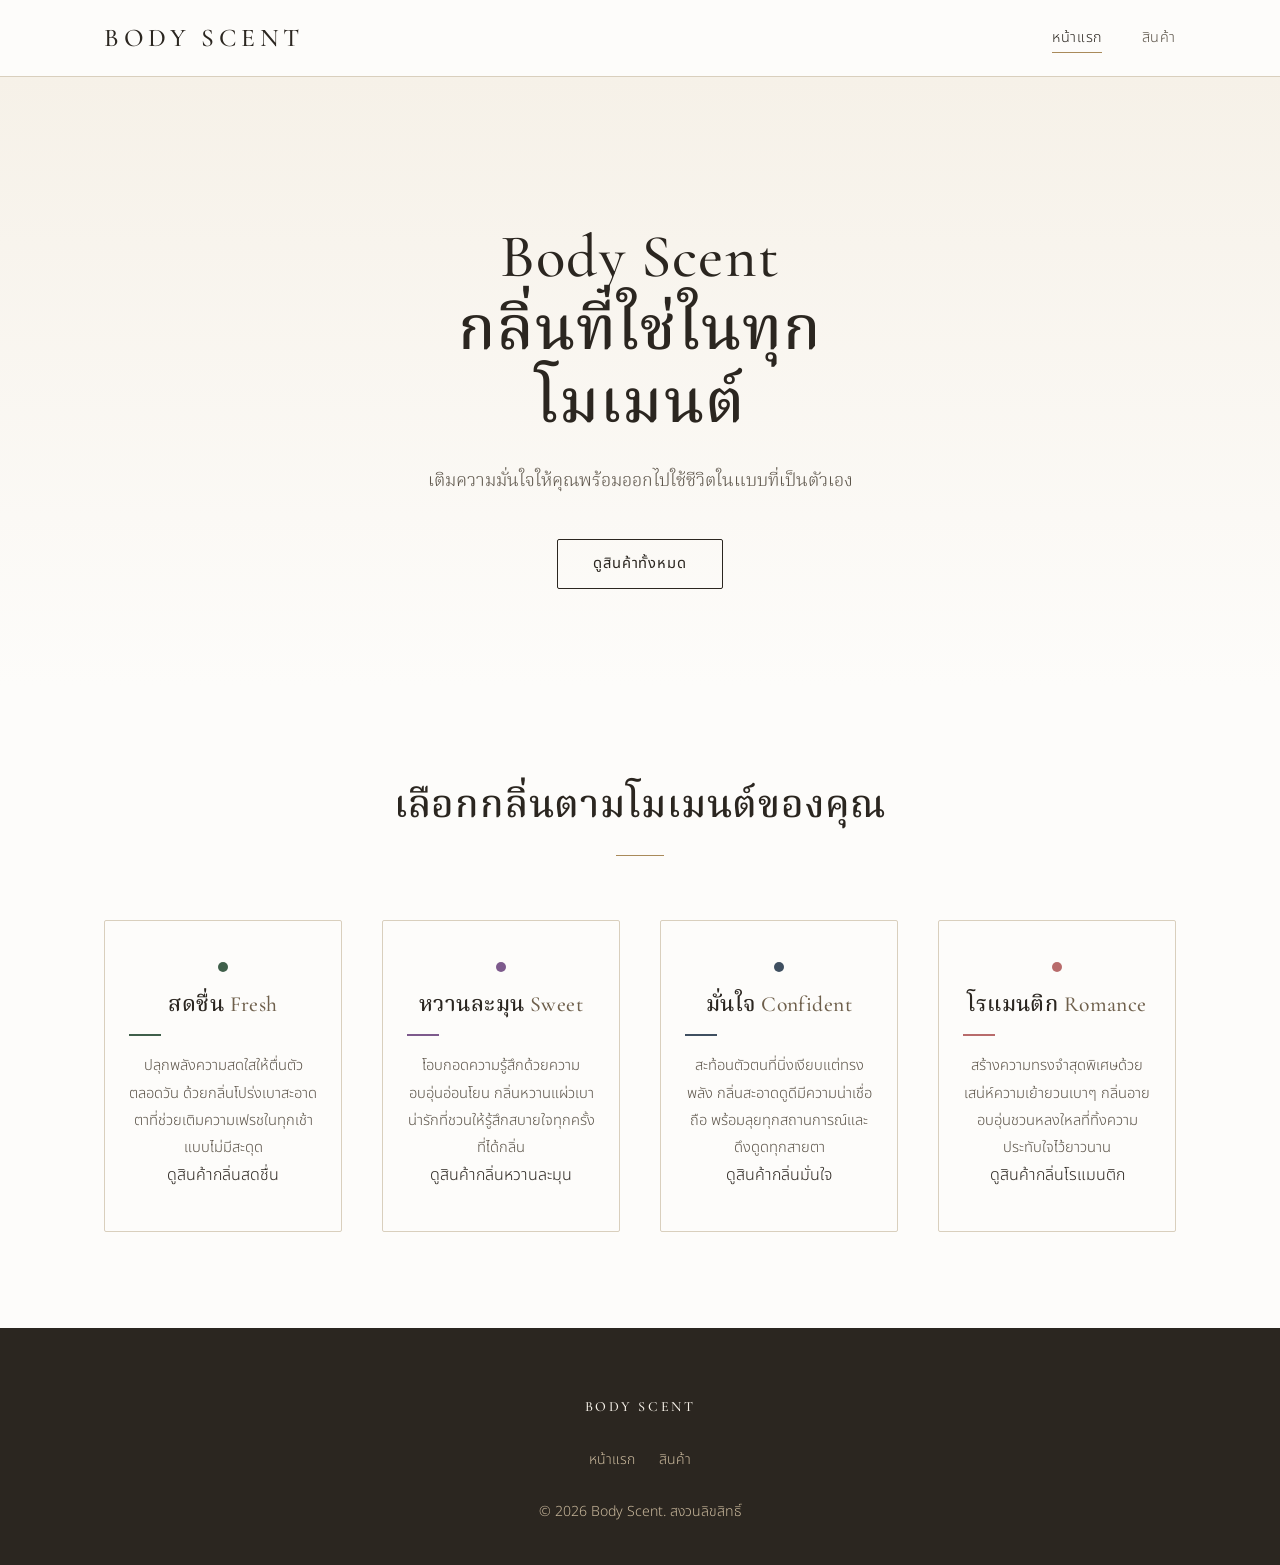
<file: index.html>
<!DOCTYPE html>
<html lang="th">
<head>
  <meta charset="UTF-8">
  <meta name="viewport" content="width=device-width, initial-scale=1">
  <title>Body Scent | กลิ่นที่ใช่ในทุกโมเมนต์</title>
  <meta name="description" content="Body Scent น้ำหอมฉีดตัวและโรลออน กลิ่นที่ใช่ในทุกโมเมนต์ เติมความมั่นใจให้คุณพร้อมออกไปใช้ชีวิตในแบบที่เป็นตัวเอง">
  <link rel="stylesheet" href="style.css">
</head>
<body>

  <header class="site-header">
    <div class="container">
      <a class="logo" href="index.html">BODY SCENT</a>
      <nav aria-label="เมนูหลัก">
        <ul class="nav">
          <li><a href="index.html" aria-current="page">หน้าแรก</a></li>
          <li><a href="product.html">สินค้า</a></li>
        </ul>
      </nav>
    </div>
  </header>

  <main>

    <!-- Hero -->
    <section class="hero hero-full">
      <div class="container">
        <h1>Body Scent กลิ่นที่ใช่ในทุกโมเมนต์</h1>
        <p class="lead">เติมความมั่นใจให้คุณพร้อมออกไปใช้ชีวิตในแบบที่เป็นตัวเอง</p>
        <div class="hero-actions">
          <a class="btn" href="product.html">ดูสินค้าทั้งหมด</a>
        </div>
      </div>
    </section>

    <!-- Mood -->
    <section class="section" id="moods">
      <div class="container">
        <div class="section-header">
          <h2>เลือกกลิ่นตามโมเมนต์ของคุณ</h2>
          <span class="divider"></span>
        </div>

        <div class="mood-grid">

          <a class="mood-card" data-mood="fresh" href="product.html?mood=fresh">
            <span class="mood-dot" aria-hidden="true"></span>
            <h3>สดชื่น <span class="text-muted">Fresh</span></h3>
            <span class="mood-line" aria-hidden="true"></span>
            <p>ปลุกพลังความสดใสให้ตื่นตัวตลอดวัน ด้วยกลิ่นโปร่งเบาสะอาดตาที่ช่วยเติมความเฟรชในทุกเช้าแบบไม่มีสะดุด</p>
            <span class="mood-cta">ดูสินค้ากลิ่นสดชื่น</span>
          </a>

          <a class="mood-card" data-mood="sweet" href="product.html?mood=sweet">
            <span class="mood-dot" aria-hidden="true"></span>
            <h3>หวานละมุน <span class="text-muted">Sweet</span></h3>
            <span class="mood-line" aria-hidden="true"></span>
            <p>โอบกอดความรู้สึกด้วยความอบอุ่นอ่อนโยน กลิ่นหวานแผ่วเบาน่ารักที่ชวนให้รู้สึกสบายใจทุกครั้งที่ได้กลิ่น</p>
            <span class="mood-cta">ดูสินค้ากลิ่นหวานละมุน</span>
          </a>

          <a class="mood-card" data-mood="confident" href="product.html?mood=confident">
            <span class="mood-dot" aria-hidden="true"></span>
            <h3>มั่นใจ <span class="text-muted">Confident</span></h3>
            <span class="mood-line" aria-hidden="true"></span>
            <p>สะท้อนตัวตนที่นิ่งเงียบแต่ทรงพลัง กลิ่นสะอาดดูดีมีความน่าเชื่อถือ พร้อมลุยทุกสถานการณ์และดึงดูดทุกสายตา</p>
            <span class="mood-cta">ดูสินค้ากลิ่นมั่นใจ</span>
          </a>

          <a class="mood-card" data-mood="romance" href="product.html?mood=romance">
            <span class="mood-dot" aria-hidden="true"></span>
            <h3>โรแมนติก <span class="text-muted">Romance</span></h3>
            <span class="mood-line" aria-hidden="true"></span>
            <p>สร้างความทรงจำสุดพิเศษด้วยเสน่ห์ความเย้ายวนเบาๆ กลิ่นอายอบอุ่นชวนหลงใหลที่ทิ้งความประทับใจไว้ยาวนาน</p>
            <span class="mood-cta">ดูสินค้ากลิ่นโรแมนติก</span>
          </a>

        </div>
      </div>
    </section>

  </main>

  <footer class="site-footer">
    <div class="container">
      <a class="logo" href="index.html">BODY SCENT</a>
      <ul class="footer-links">
        <li><a href="index.html">หน้าแรก</a></li>
        <li><a href="product.html">สินค้า</a></li>
      </ul>
      <p class="mb-0">&copy; 2026 Body Scent. สงวนลิขสิทธิ์</p>
    </div>
  </footer>

  <script src="script.js"></script>
</body>
</html>
</file>
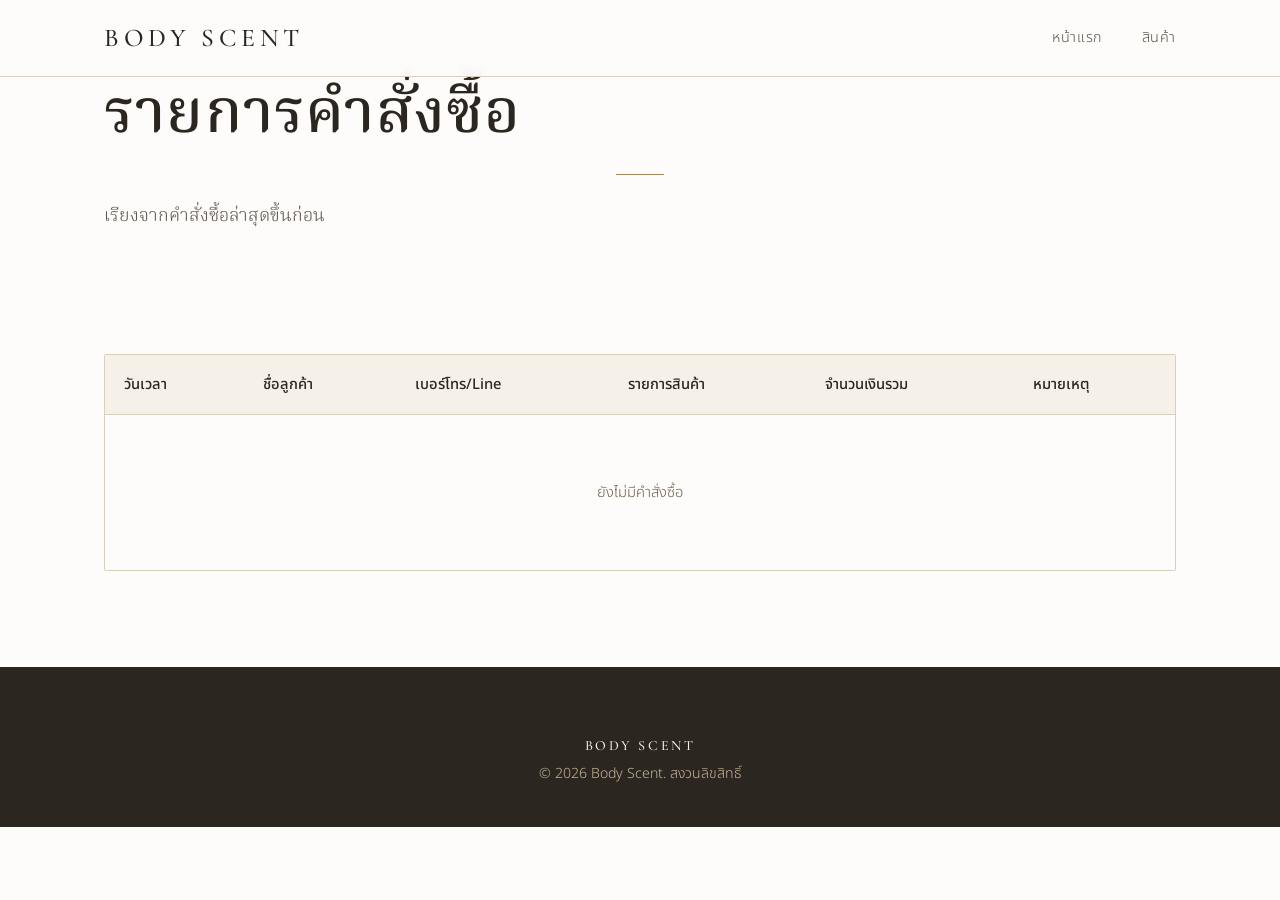
<file: admin.html>
<!DOCTYPE html>
<html lang="th">
<head>
  <meta charset="UTF-8">
  <meta name="viewport" content="width=device-width, initial-scale=1">
  <meta name="robots" content="noindex, nofollow">
  <title>รายการคำสั่งซื้อ | Body Scent</title>
  <link rel="stylesheet" href="style.css">
</head>
<body>

  <header class="site-header">
    <div class="container">
      <a class="logo" href="index.html">BODY SCENT</a>
      <nav aria-label="เมนูหลัก">
        <ul class="nav">
          <li><a href="index.html">หน้าแรก</a></li>
          <li><a href="product.html">สินค้า</a></li>
        </ul>
      </nav>
    </div>
  </header>

  <main>

    <section class="page-header">
      <div class="container">
        <h1>รายการคำสั่งซื้อ</h1>
        <span class="divider"></span>
        <p class="lead">เรียงจากคำสั่งซื้อล่าสุดขึ้นก่อน</p>
      </div>
    </section>

    <section class="section">
      <div class="container">
        <div class="table-wrap">
          <table id="ordersTable">
            <thead>
              <tr>
                <th>วันเวลา</th>
                <th>ชื่อลูกค้า</th>
                <th>เบอร์โทร/Line</th>
                <th>รายการสินค้า</th>
                <th>จำนวนเงินรวม</th>
                <th>หมายเหตุ</th>
              </tr>
            </thead>
            <tbody></tbody>
          </table>
        </div>
      </div>
    </section>

  </main>

  <footer class="site-footer">
    <div class="container">
      <a class="logo" href="index.html">BODY SCENT</a>
      <p class="mb-0">&copy; 2026 Body Scent. สงวนลิขสิทธิ์</p>
    </div>
  </footer>

  <script src="script.js"></script>
</body>
</html>
</file>
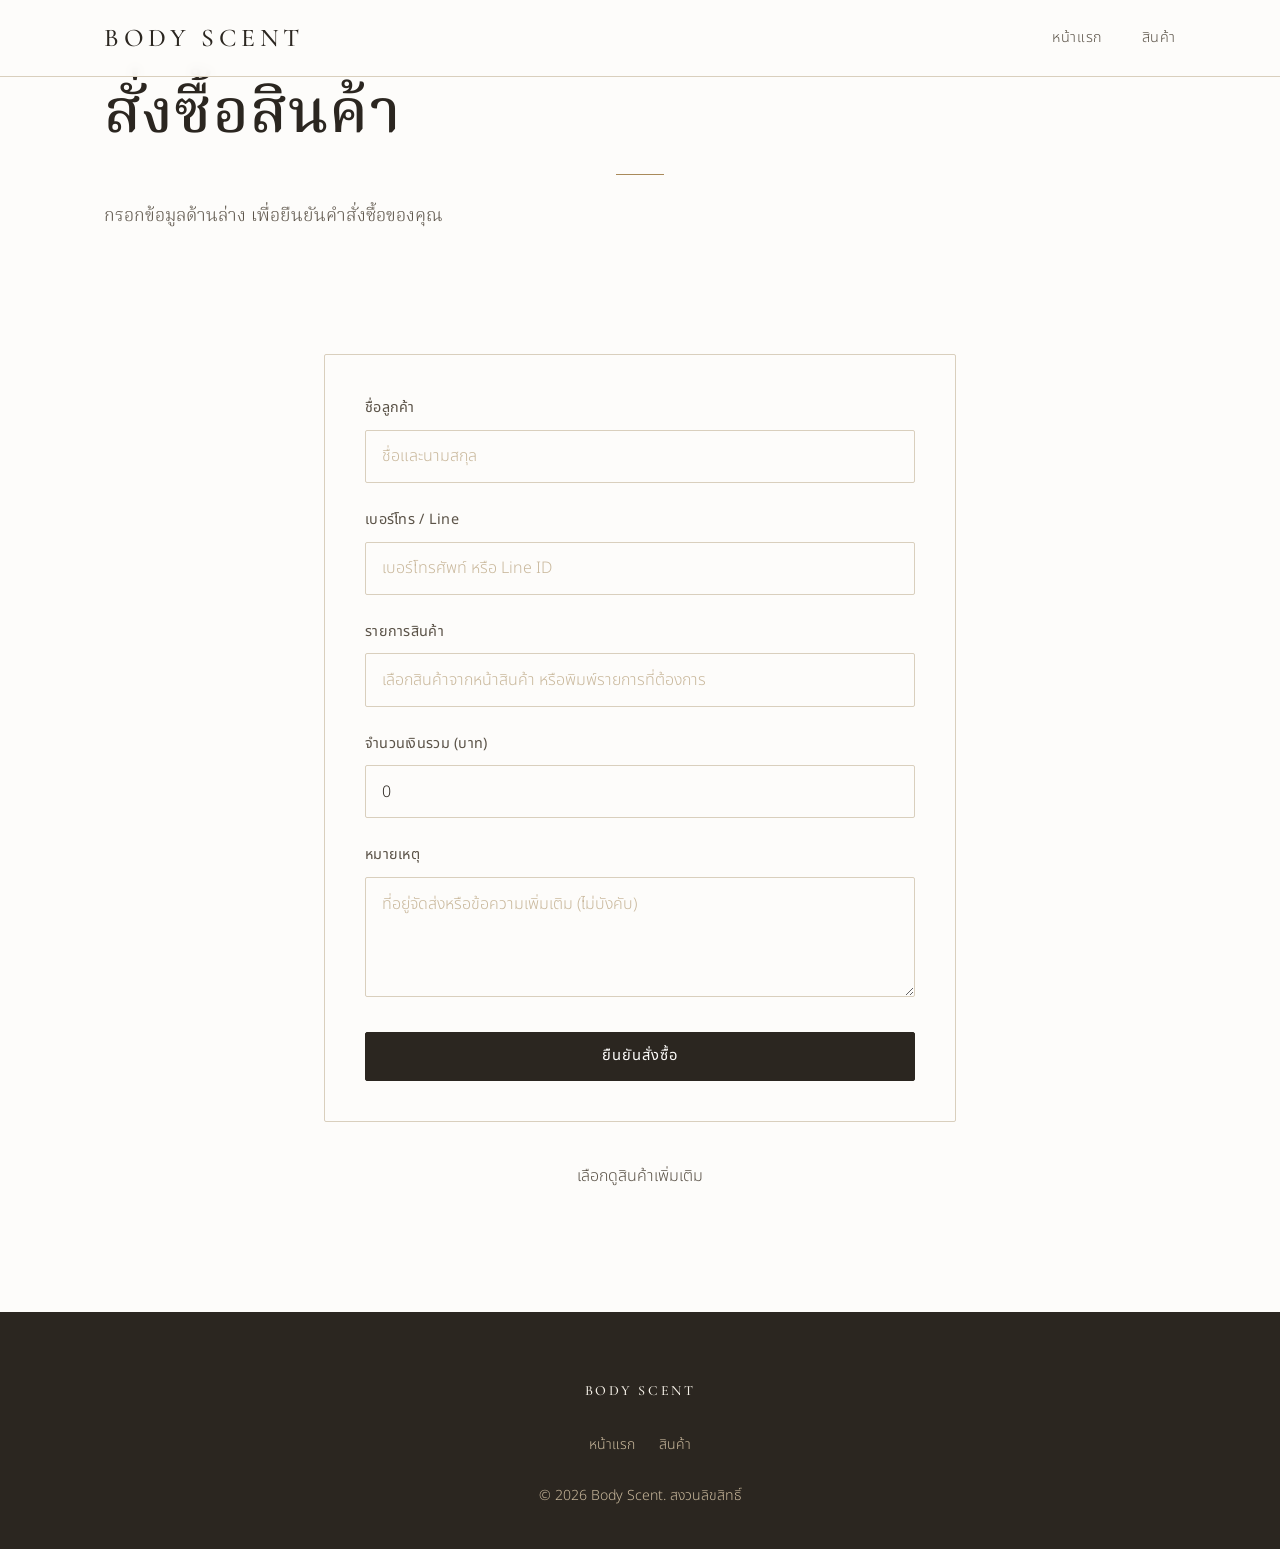
<file: order.html>
<!DOCTYPE html>
<html lang="th">
<head>
  <meta charset="UTF-8">
  <meta name="viewport" content="width=device-width, initial-scale=1">
  <title>สั่งซื้อสินค้า | Body Scent</title>
  <link rel="stylesheet" href="style.css">
</head>
<body>

  <header class="site-header">
    <div class="container">
      <a class="logo" href="index.html">BODY SCENT</a>
      <nav aria-label="เมนูหลัก">
        <ul class="nav">
          <li><a href="index.html">หน้าแรก</a></li>
          <li><a href="product.html">สินค้า</a></li>
        </ul>
      </nav>
    </div>
  </header>

  <main>

    <section class="page-header">
      <div class="container">
        <h1>สั่งซื้อสินค้า</h1>
        <span class="divider"></span>
        <p class="lead">กรอกข้อมูลด้านล่าง เพื่อยืนยันคำสั่งซื้อของคุณ</p>
      </div>
    </section>

    <section class="section">
      <div class="container container-narrow">

        <form id="orderForm" class="form-card">

          <div class="form-group">
            <label for="customerName">ชื่อลูกค้า</label>
            <input type="text" id="customerName" name="customerName" placeholder="ชื่อและนามสกุล" autocomplete="name" required>
          </div>

          <div class="form-group">
            <label for="contact">เบอร์โทร / Line</label>
            <input type="text" id="contact" name="contact" placeholder="เบอร์โทรศัพท์ หรือ Line ID" autocomplete="tel" required>
          </div>

          <div class="form-group">
            <label for="items">รายการสินค้า</label>
            <input type="text" id="items" name="items" placeholder="เลือกสินค้าจากหน้าสินค้า หรือพิมพ์รายการที่ต้องการ" required>
          </div>

          <div class="form-group">
            <label for="total">จำนวนเงินรวม (บาท)</label>
            <input type="text" id="total" name="total" readonly>
          </div>

          <div class="form-group">
            <label for="note">หมายเหตุ</label>
            <textarea id="note" name="note" placeholder="ที่อยู่จัดส่งหรือข้อความเพิ่มเติม (ไม่บังคับ)"></textarea>
          </div>

          <button type="submit" class="btn btn-primary btn-block">ยืนยันสั่งซื้อ</button>

        </form>

        <p class="text-center mt-4"><a href="product.html" class="mood-cta">เลือกดูสินค้าเพิ่มเติม</a></p>

      </div>
    </section>

  </main>

  <footer class="site-footer">
    <div class="container">
      <a class="logo" href="index.html">BODY SCENT</a>
      <ul class="footer-links">
        <li><a href="index.html">หน้าแรก</a></li>
        <li><a href="product.html">สินค้า</a></li>
      </ul>
      <p class="mb-0">&copy; 2026 Body Scent. สงวนลิขสิทธิ์</p>
    </div>
  </footer>

  <script src="script.js"></script>
</body>
</html>
</file>
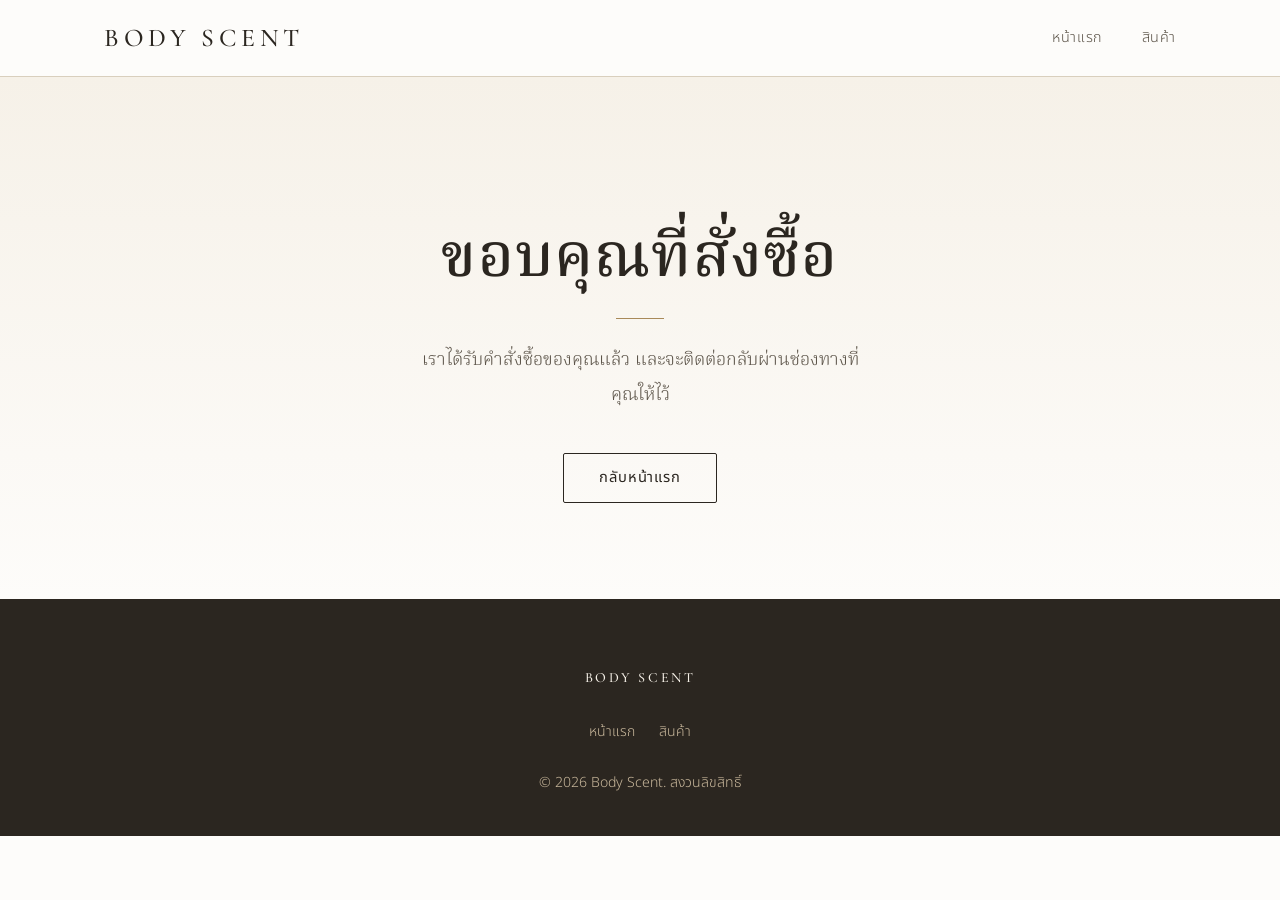
<file: thankyou.html>
<!DOCTYPE html>
<html lang="th">
<head>
  <meta charset="UTF-8">
  <meta name="viewport" content="width=device-width, initial-scale=1">
  <title>ขอบคุณที่สั่งซื้อ | Body Scent</title>
  <link rel="stylesheet" href="style.css">
</head>
<body>

  <header class="site-header">
    <div class="container">
      <a class="logo" href="index.html">BODY SCENT</a>
      <nav aria-label="เมนูหลัก">
        <ul class="nav">
          <li><a href="index.html">หน้าแรก</a></li>
          <li><a href="product.html">สินค้า</a></li>
        </ul>
      </nav>
    </div>
  </header>

  <main>
    <section class="hero hero-full">
      <div class="container">
        <h1>ขอบคุณที่สั่งซื้อ</h1>
        <span class="divider"></span>
        <p class="lead">เราได้รับคำสั่งซื้อของคุณแล้ว และจะติดต่อกลับผ่านช่องทางที่คุณให้ไว้</p>
        <div class="hero-actions">
          <a class="btn" href="index.html">กลับหน้าแรก</a>
        </div>
      </div>
    </section>
  </main>

  <footer class="site-footer">
    <div class="container">
      <a class="logo" href="index.html">BODY SCENT</a>
      <ul class="footer-links">
        <li><a href="index.html">หน้าแรก</a></li>
        <li><a href="product.html">สินค้า</a></li>
      </ul>
      <p class="mb-0">&copy; 2026 Body Scent. สงวนลิขสิทธิ์</p>
    </div>
  </footer>

</body>
</html>
</file>
<file: style.css>
/* ==========================================================================
   Body Scent — Premium Minimal Theme
   โทนขาว-ครีม-เบจเข้ม / accent ทองบรอนซ์อ่อน / serif ผสม sans-serif
   ========================================================================== */

@import url("https://fonts.googleapis.com/css2?family=Cormorant+Garamond:wght@400;500;600&family=Noto+Sans+Thai:wght@300;400;500&family=Noto+Serif+Thai:wght@300;400;500&display=swap");

/* --------------------------------------------------------------------------
   1. Design tokens
   -------------------------------------------------------------------------- */
:root {
  /* พื้นหลังและข้อความ */
  --color-white: #fdfcfa;
  --color-cream: #f6f1e8;
  --color-cream-deep: #ece3d3;
  --color-beige: #c9b89c;
  --color-beige-dark: #6e5f4b;
  --color-ink: #2b2620;
  --color-ink-soft: #5b5348;
  --color-line: #d9cfbd;

  /* accent ทอง/บรอนซ์อ่อน */
  --color-accent: #a98a5a;
  --color-accent-dark: #8a6d40;

  /* สีประจำ mood (ใช้แตะเบาๆ เท่านั้น) */
  --mood-fresh: #3f5f4a;
  --mood-sweet: #7d5a8c;
  --mood-confident: #3f4f60;
  --mood-romance: #b86b6b;
  --mood-color: var(--color-accent); /* ค่าเริ่มต้น เมื่อไม่มี data-mood */

  /* ตัวอักษร */
  --font-display: "Cormorant Garamond", "Noto Serif Thai", Georgia, serif;
  --font-serif: "Noto Serif Thai", Georgia, "Times New Roman", serif;
  --font-sans: "Noto Sans Thai", "Helvetica Neue", Arial, sans-serif;

  /* ระยะห่าง */
  --space-1: 0.5rem;
  --space-2: 1rem;
  --space-3: 1.5rem;
  --space-4: 2.5rem;
  --space-5: 4rem;
  --space-6: 6rem;
  --space-7: 9rem;

  --container: 1120px;
  --container-narrow: 680px;
  --radius: 2px;
  --border: 1px solid var(--color-line);
  --transition: 0.25s ease;
}

/* mood ผูกกับ attribute เช่น <article data-mood="fresh"> */
[data-mood="fresh"] { --mood-color: var(--mood-fresh); }
[data-mood="sweet"] { --mood-color: var(--mood-sweet); }
[data-mood="confident"] { --mood-color: var(--mood-confident); }
[data-mood="romance"] { --mood-color: var(--mood-romance); }

/* --------------------------------------------------------------------------
   2. Reset & base
   -------------------------------------------------------------------------- */
*,
*::before,
*::after {
  box-sizing: border-box;
}

html {
  scroll-behavior: smooth;
  -webkit-text-size-adjust: 100%;
}

body {
  margin: 0;
  font-family: var(--font-sans);
  font-weight: 300;
  font-size: 1rem;
  line-height: 1.85;
  color: var(--color-ink);
  background: var(--color-white);
  -webkit-font-smoothing: antialiased;
}

img {
  display: block;
  max-width: 100%;
  height: auto;
}

a {
  color: inherit;
  text-decoration: none;
  transition: color var(--transition);
}

a:hover {
  color: var(--color-accent-dark);
}

:focus-visible {
  outline: 1px solid var(--color-accent-dark);
  outline-offset: 4px;
}

::selection {
  background: var(--color-cream-deep);
  color: var(--color-ink);
}

/* --------------------------------------------------------------------------
   3. Typography
   -------------------------------------------------------------------------- */
h1,
h2,
h3,
h4 {
  margin: 0 0 var(--space-2);
  font-family: var(--font-display);
  font-weight: 500;
  line-height: 1.3;
  letter-spacing: 0.02em;
  color: var(--color-ink);
}

h1 { font-size: clamp(2.4rem, 5vw, 3.8rem); line-height: 1.2; }
h2 { font-size: clamp(1.8rem, 3.2vw, 2.4rem); }
h3 { font-size: 1.35rem; }
h4 { font-size: 1.1rem; }

p {
  margin: 0 0 var(--space-3);
  color: var(--color-ink-soft);
}

.lead {
  font-family: var(--font-serif);
  font-size: 1.125rem;
  line-height: 1.95;
  color: var(--color-ink-soft);
}

.text-center { text-align: center; }
.text-muted { color: var(--color-beige-dark); }
.price {
  font-family: var(--font-display);
  font-size: 1.35rem;
  font-weight: 500;
  color: var(--color-ink);
  letter-spacing: 0.03em;
}

/* --------------------------------------------------------------------------
   4. Layout
   -------------------------------------------------------------------------- */
.container {
  width: 100%;
  max-width: var(--container);
  margin: 0 auto;
  padding: 0 var(--space-3);
}

.container-narrow {
  max-width: var(--container-narrow);
}

.section {
  padding: var(--space-6) 0;
}

.section-cream {
  background: var(--color-cream);
}

.section-header {
  max-width: var(--container-narrow);
  margin: 0 auto var(--space-5);
  text-align: center;
}

/* เส้นทองบางๆ ใต้หัวข้อ */
.divider {
  display: block;
  width: 48px;
  height: 1px;
  margin: var(--space-3) auto;
  background: var(--color-accent);
  border: 0;
}

/* จุดสี mood เล็กๆ ใต้หัวข้อ/ข้างชื่อ */
.mood-dot {
  display: inline-block;
  width: 8px;
  height: 8px;
  border-radius: 50%;
  background: var(--mood-color);
  vertical-align: middle;
}

.mood-line {
  display: block;
  width: 32px;
  height: 2px;
  margin: var(--space-2) 0;
  background: var(--mood-color);
}

.mood-line.center { margin-left: auto; margin-right: auto; }

/* --------------------------------------------------------------------------
   5. Header & navigation
   -------------------------------------------------------------------------- */
.site-header {
  position: sticky;
  top: 0;
  z-index: 50;
  background: rgba(253, 252, 250, 0.94);
  backdrop-filter: blur(6px);
  border-bottom: var(--border);
}

.site-header .container {
  display: flex;
  align-items: center;
  justify-content: space-between;
  gap: var(--space-3);
  min-height: 76px;
}

.logo {
  font-family: var(--font-display);
  font-size: 1.6rem;
  font-weight: 500;
  letter-spacing: 0.18em;
  color: var(--color-ink);
}

.nav {
  display: flex;
  align-items: center;
  gap: var(--space-4);
  margin: 0;
  padding: 0;
  list-style: none;
}

.nav a {
  font-size: 0.9rem;
  letter-spacing: 0.04em;
  color: var(--color-ink-soft);
  padding-bottom: 4px;
  border-bottom: 1px solid transparent;
}

.nav a:hover,
.nav a[aria-current="page"] {
  color: var(--color-ink);
  border-bottom-color: var(--color-accent);
}

/* --------------------------------------------------------------------------
   6. Hero
   -------------------------------------------------------------------------- */
.hero {
  padding: var(--space-7) 0 var(--space-6);
  background: linear-gradient(180deg, var(--color-cream) 0%, var(--color-white) 100%);
  text-align: center;
}

.hero h1 {
  max-width: 14ch;
  margin: 0 auto var(--space-3);
}

.hero .lead {
  max-width: 46ch;
  margin: 0 auto var(--space-4);
}

.hero-actions {
  display: flex;
  justify-content: center;
  flex-wrap: wrap;
  gap: var(--space-2);
}

/* --------------------------------------------------------------------------
   7. Buttons
   -------------------------------------------------------------------------- */
.btn {
  display: inline-block;
  padding: 0.85rem 2.2rem;
  font-family: var(--font-sans);
  font-size: 0.92rem;
  font-weight: 400;
  letter-spacing: 0.06em;
  line-height: 1.4;
  text-align: center;
  color: var(--color-ink);
  background: transparent;
  border: 1px solid var(--color-ink);
  border-radius: var(--radius);
  cursor: pointer;
  transition: background var(--transition), color var(--transition),
    border-color var(--transition);
}

.btn:hover {
  color: var(--color-white);
  background: var(--color-ink);
}

.btn-primary {
  color: var(--color-white);
  background: var(--color-ink);
}

.btn-primary:hover {
  background: var(--color-accent-dark);
  border-color: var(--color-accent-dark);
  color: var(--color-white);
}

.btn-accent {
  color: var(--color-accent-dark);
  border-color: var(--color-accent);
}

.btn-accent:hover {
  color: var(--color-white);
  background: var(--color-accent);
  border-color: var(--color-accent);
}

.btn-block { display: block; width: 100%; }
.btn-small { padding: 0.6rem 1.4rem; font-size: 0.85rem; }

.btn:disabled,
.btn[aria-disabled="true"] {
  opacity: 0.45;
  cursor: not-allowed;
}

/* --------------------------------------------------------------------------
   8. Mood filter (แท็บกรองสินค้า)
   -------------------------------------------------------------------------- */
.filter-bar {
  display: flex;
  flex-wrap: wrap;
  justify-content: center;
  gap: var(--space-1) var(--space-3);
  margin: 0 0 var(--space-5);
  padding: 0;
  list-style: none;
}

.filter-btn {
  padding: 0.4rem 0;
  font-family: var(--font-sans);
  font-size: 0.95rem;
  letter-spacing: 0.04em;
  color: var(--color-ink-soft);
  background: none;
  border: 0;
  border-bottom: 1px solid transparent;
  cursor: pointer;
  transition: color var(--transition), border-color var(--transition);
}

.filter-btn:hover { color: var(--color-ink); }

.filter-btn.active,
.filter-btn[aria-pressed="true"] {
  color: var(--color-ink);
  border-bottom-color: var(--color-accent);
}

/* --------------------------------------------------------------------------
   9. Product grid & cards
   -------------------------------------------------------------------------- */
.product-grid {
  display: grid;
  grid-template-columns: repeat(auto-fill, minmax(240px, 1fr));
  gap: var(--space-5) var(--space-4);
}

.product-card {
  display: flex;
  flex-direction: column;
  background: var(--color-white);
  border: var(--border);
  border-radius: var(--radius);
  transition: border-color var(--transition);
}

.product-card:hover {
  border-color: var(--color-accent);
}

.product-card .thumb {
  aspect-ratio: 4 / 5;
  overflow: hidden;
  background: var(--color-cream);
  border-bottom: var(--border);
}

.product-card .thumb img {
  width: 100%;
  height: 100%;
  object-fit: cover;
}

.product-card .body {
  display: flex;
  flex: 1;
  flex-direction: column;
  padding: var(--space-3);
}

.product-card .meta {
  display: flex;
  align-items: center;
  gap: 0.6rem;
  margin-bottom: var(--space-1);
  font-size: 0.85rem;
  color: var(--color-beige-dark);
}

.product-card h3 {
  margin-bottom: var(--space-1);
  font-family: var(--font-serif);
  font-size: 1.05rem;
  font-weight: 400;
  letter-spacing: 0;
}

.product-card p {
  flex: 1;
  font-size: 0.9rem;
  line-height: 1.75;
}

.product-card .footer {
  display: flex;
  align-items: center;
  justify-content: space-between;
  gap: var(--space-2);
  padding-top: var(--space-2);
  border-top: var(--border);
}

/* Badge เล็กๆ เช่น "สเปรย์" "โรลออน" "30ml" */
.badge {
  display: inline-block;
  padding: 0.15rem 0.7rem;
  font-size: 0.78rem;
  letter-spacing: 0.04em;
  color: var(--color-beige-dark);
  border: var(--border);
  border-radius: 999px;
}

/* --------------------------------------------------------------------------
   10. Mood cards (การ์ดแนะนำกลิ่น 4 โทน)
   -------------------------------------------------------------------------- */
.mood-grid {
  display: grid;
  grid-template-columns: repeat(auto-fit, minmax(220px, 1fr));
  gap: var(--space-4);
}

.mood-card {
  padding: var(--space-4) var(--space-3);
  background: var(--color-white);
  border: var(--border);
  border-radius: var(--radius);
  text-align: center;
}

.mood-card .mood-dot {
  width: 10px;
  height: 10px;
  margin-bottom: var(--space-2);
}

.mood-card h3 { margin-bottom: var(--space-1); }
.mood-card p { margin-bottom: 0; font-size: 0.92rem; }

/* --------------------------------------------------------------------------
   11. Two-column feature / product detail
   -------------------------------------------------------------------------- */
.split {
  display: grid;
  grid-template-columns: 1fr 1fr;
  gap: var(--space-5);
  align-items: center;
}

.split img {
  width: 100%;
  border: var(--border);
}

/* --------------------------------------------------------------------------
   12. Forms
   -------------------------------------------------------------------------- */
.form-group {
  margin-bottom: var(--space-3);
}

label {
  display: block;
  margin-bottom: 0.5rem;
  font-size: 0.9rem;
  font-weight: 400;
  letter-spacing: 0.02em;
  color: var(--color-ink-soft);
}

input,
select,
textarea {
  width: 100%;
  padding: 0.85rem 1rem;
  font-family: var(--font-sans);
  font-size: 1rem;
  font-weight: 300;
  color: var(--color-ink);
  background: var(--color-white);
  border: 1px solid var(--color-line);
  border-radius: var(--radius);
  transition: border-color var(--transition);
}

textarea {
  min-height: 120px;
  resize: vertical;
}

input:hover,
select:hover,
textarea:hover {
  border-color: var(--color-beige);
}

input:focus,
select:focus,
textarea:focus {
  outline: none;
  border-color: var(--color-accent-dark);
}

input::placeholder,
textarea::placeholder {
  color: var(--color-beige);
}

input[type="radio"],
input[type="checkbox"] {
  width: auto;
  margin-right: 0.6rem;
  accent-color: var(--color-accent-dark);
}

.form-card {
  padding: var(--space-4);
  background: var(--color-white);
  border: var(--border);
  border-radius: var(--radius);
}

.form-error {
  margin-top: 0.4rem;
  font-size: 0.85rem;
  color: var(--mood-romance);
}

/* --------------------------------------------------------------------------
   13. Order summary & tables (order / admin)
   -------------------------------------------------------------------------- */
.summary {
  padding: var(--space-3);
  background: var(--color-cream);
  border: var(--border);
  border-radius: var(--radius);
}

.summary-row {
  display: flex;
  justify-content: space-between;
  gap: var(--space-2);
  padding: 0.6rem 0;
  border-bottom: 1px solid var(--color-line);
  font-size: 0.95rem;
}

.summary-row:last-child {
  border-bottom: 0;
}

.summary-total {
  font-family: var(--font-display);
  font-size: 1.3rem;
  font-weight: 500;
  color: var(--color-ink);
}

.table-wrap {
  overflow-x: auto;
  border: var(--border);
  border-radius: var(--radius);
}

table {
  width: 100%;
  min-width: 640px;
  border-collapse: collapse;
  font-size: 0.92rem;
}

th,
td {
  padding: 1rem 1.2rem;
  text-align: left;
  border-bottom: 1px solid var(--color-line);
}

th {
  font-weight: 500;
  color: var(--color-ink);
  background: var(--color-cream);
  white-space: nowrap;
}

tbody tr:last-child td { border-bottom: 0; }
tbody tr:hover { background: var(--color-cream); }

/* --------------------------------------------------------------------------
   14. Notices & thank-you
   -------------------------------------------------------------------------- */
.notice {
  padding: var(--space-3);
  font-size: 0.95rem;
  color: var(--color-ink-soft);
  background: var(--color-cream);
  border-left: 2px solid var(--color-accent);
}

.empty-state {
  padding: var(--space-5) var(--space-3);
  text-align: center;
  color: var(--color-beige-dark);
}

/* --------------------------------------------------------------------------
   15. Footer
   -------------------------------------------------------------------------- */
.site-footer {
  padding: var(--space-5) 0 var(--space-4);
  color: var(--color-cream-deep);
  background: var(--color-ink);
  text-align: center;
}

.site-footer .logo {
  color: var(--color-cream);
}

.site-footer p,
.site-footer a {
  font-size: 0.88rem;
  color: var(--color-beige);
}

.site-footer a:hover {
  color: var(--color-cream);
}

.footer-links {
  display: flex;
  justify-content: center;
  flex-wrap: wrap;
  gap: var(--space-3);
  margin: var(--space-3) 0;
  padding: 0;
  list-style: none;
}

/* --------------------------------------------------------------------------
   16. Utilities
   -------------------------------------------------------------------------- */
.mt-0 { margin-top: 0; }
.mt-2 { margin-top: var(--space-2); }
.mt-4 { margin-top: var(--space-4); }
.mb-0 { margin-bottom: 0; }
.mb-4 { margin-bottom: var(--space-4); }
.hidden { display: none !important; }

.visually-hidden {
  position: absolute;
  width: 1px;
  height: 1px;
  margin: -1px;
  padding: 0;
  overflow: hidden;
  clip: rect(0, 0, 0, 0);
  white-space: nowrap;
  border: 0;
}

/* --------------------------------------------------------------------------
   17. Responsive
   -------------------------------------------------------------------------- */
@media (max-width: 900px) {
  .section { padding: var(--space-5) 0; }
  .hero { padding: var(--space-6) 0 var(--space-5); }
  .split {
    grid-template-columns: 1fr;
    gap: var(--space-4);
  }
}

@media (max-width: 640px) {
  :root {
    --space-4: 2rem;
    --space-5: 3rem;
    --space-6: 4rem;
    --space-7: 5rem;
  }

  .site-header .container {
    flex-direction: column;
    justify-content: center;
    gap: var(--space-1);
    padding-top: var(--space-2);
    padding-bottom: var(--space-2);
  }

  .nav {
    gap: var(--space-3);
  }

  .product-grid {
    grid-template-columns: 1fr;
    gap: var(--space-4);
  }

  .form-card {
    padding: var(--space-3);
  }

  .hero-actions .btn {
    width: 100%;
  }
}

@media (prefers-reduced-motion: reduce) {
  html { scroll-behavior: auto; }
  * {
    transition: none !important;
    animation: none !important;
  }
}
</file>
